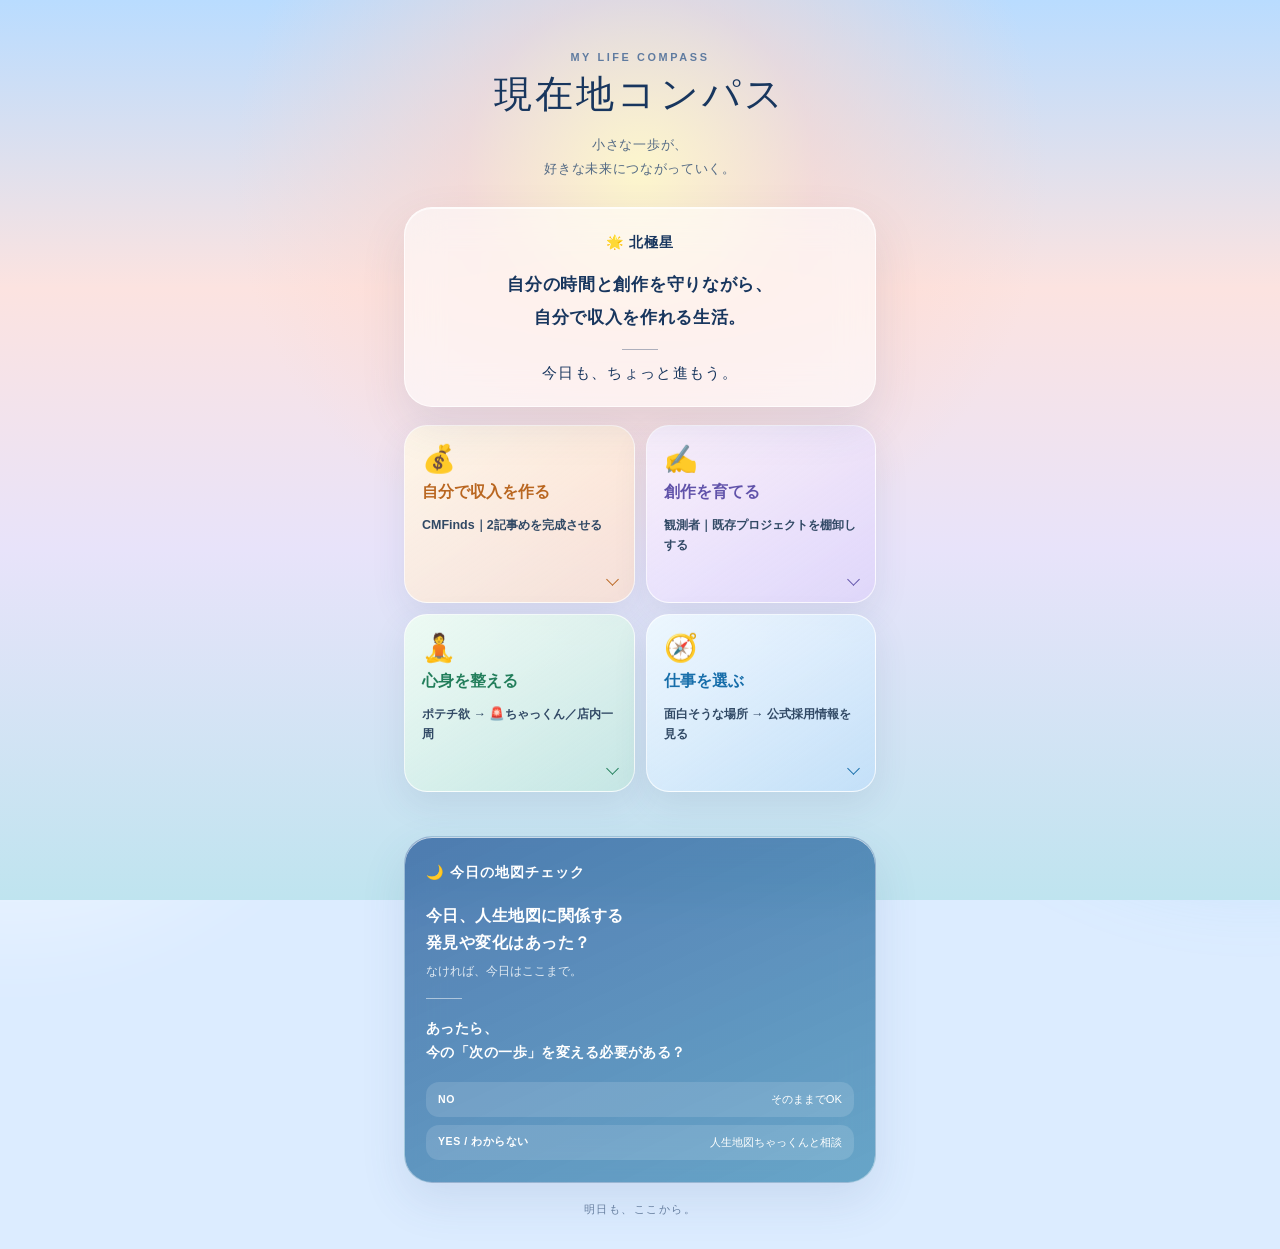
<file: index.html>
<!doctype html>
<html lang="ja">
<head>
  <meta charset="UTF-8">
  <meta name="viewport" content="width=device-width, initial-scale=1, viewport-fit=cover">
  <meta name="theme-color" content="#fce9df">
  <meta name="description" content="今日の進む方向と、4つのルートの次の一歩を確認する現在地コンパス">
  <title>現在地コンパス</title>
  <link rel="icon" type="image/png" sizes="32x32" href="favicon-32x32.png">
  <link rel="apple-touch-icon" sizes="180x180" href="apple-touch-icon-v2.png">
  <link rel="stylesheet" href="style.css">
</head>
<body>
  <main class="compass">
    <header class="hero">
      <p class="eyebrow">MY LIFE COMPASS</p>
      <h1>現在地コンパス</h1>
      <p class="hero-message">小さな一歩が、<br>好きな未来につながっていく。</p>
    </header>

    <section class="north-star" aria-labelledby="north-star-title">
      <p class="section-label" id="north-star-title"><span aria-hidden="true">🌟</span> 北極星</p>
      <p class="north-star-text">自分の時間と創作を守りながら、<br>自分で収入を作れる生活。</p>
      <span class="divider" aria-hidden="true"></span>
      <p class="daily-message">今日も、ちょっと進もう。</p>
    </section>

    <section class="routes" aria-label="4つのルート">
      <details class="route-card route-income">
        <summary><span class="route-icon" aria-hidden="true">💰</span><span class="route-title">自分で収入を作る</span><span class="route-next">CMFinds｜2記事めを完成させる</span><span class="route-toggle" aria-hidden="true"></span></summary>
        <div class="route-detail"><dl>
          <div><dt>🎯 第1中間地点</dt><dd>小さくても、自分の力で継続的な収入を作る。</dd></div>
          <div><dt>🧭 今向かっている方向</dt><dd>CMFindsの記事を増やし、公開の土台を整える。</dd></div>
          <div><dt>👣 今の一歩</dt><dd>2記事めの本文を最後まで書き切る。</dd></div>
        </dl></div>
      </details>

      <details class="route-card route-create">
        <summary><span class="route-icon" aria-hidden="true">✍️</span><span class="route-title">創作を育てる</span><span class="route-next">観測者｜既存プロジェクトを棚卸しする</span><span class="route-toggle" aria-hidden="true"></span></summary>
        <div class="route-detail"><dl>
          <div><dt>🎯 第1中間地点</dt><dd>育てたい創作を選び、続けられる形にする。</dd></div>
          <div><dt>🧭 今向かっている方向</dt><dd>手元にあるアイデアと作品の現在地を知る。</dd></div>
          <div><dt>👣 今の一歩</dt><dd>既存プロジェクトを一覧に書き出す。</dd></div>
        </dl></div>
      </details>

      <details class="route-card route-wellness">
        <summary><span class="route-icon" aria-hidden="true">🧘</span><span class="route-title">心身を整える</span><span class="route-next">ポテチ欲 → 🚨ちゃっくん／店内一周</span><span class="route-toggle" aria-hidden="true"></span></summary>
        <div class="route-detail"><dl>
          <div><dt>🎯 第1中間地点</dt><dd>無理なく調子を戻せる自分なりの方法を持つ。</dd></div>
          <div><dt>🧭 今向かっている方向</dt><dd>衝動に気づき、ひと呼吸おける習慣を作る。</dd></div>
          <div><dt>👣 今の一歩</dt><dd>ポテチが欲しくなったら、ちゃっくんに話すか店内を一周する。</dd></div>
        </dl></div>
      </details>

      <details class="route-card route-work">
        <summary><span class="route-icon" aria-hidden="true">🧭</span><span class="route-title">仕事を選ぶ</span><span class="route-next">面白そうな場所 → 公式採用情報を見る</span><span class="route-toggle" aria-hidden="true"></span></summary>
        <div class="route-detail"><dl>
          <div><dt>🎯 第1中間地点</dt><dd>好奇心と生活の両方を大切にできる仕事を見つける。</dd></div>
          <div><dt>🧭 今向かっている方向</dt><dd>気になる場所を集め、働き方を具体的に知る。</dd></div>
          <div><dt>👣 今の一歩</dt><dd>面白そうと思った場所の公式採用情報を見る。</dd></div>
        </dl></div>
      </details>
    </section>

    <section class="night-check" aria-labelledby="night-check-title">
      <p class="section-label" id="night-check-title"><span aria-hidden="true">🌙</span> 今日の地図チェック</p>
      <p class="check-question">今日、人生地図に関係する<br>発見や変化はあった？</p>
      <p class="check-note">なければ、今日はここまで。</p>
      <span class="divider divider-light" aria-hidden="true"></span>
      <p class="check-question check-question-small">あったら、<br>今の「次の一歩」を変える必要がある？</p>
      <div class="check-options">
        <p><strong>NO</strong><span>そのままでOK</span></p>
        <p><strong>YES / わからない</strong><span>人生地図ちゃっくんと相談</span></p>
      </div>
    </section>
    <footer>明日も、ここから。</footer>
  </main>
  <script src="script.js"></script>
</body>
</html>
</file>
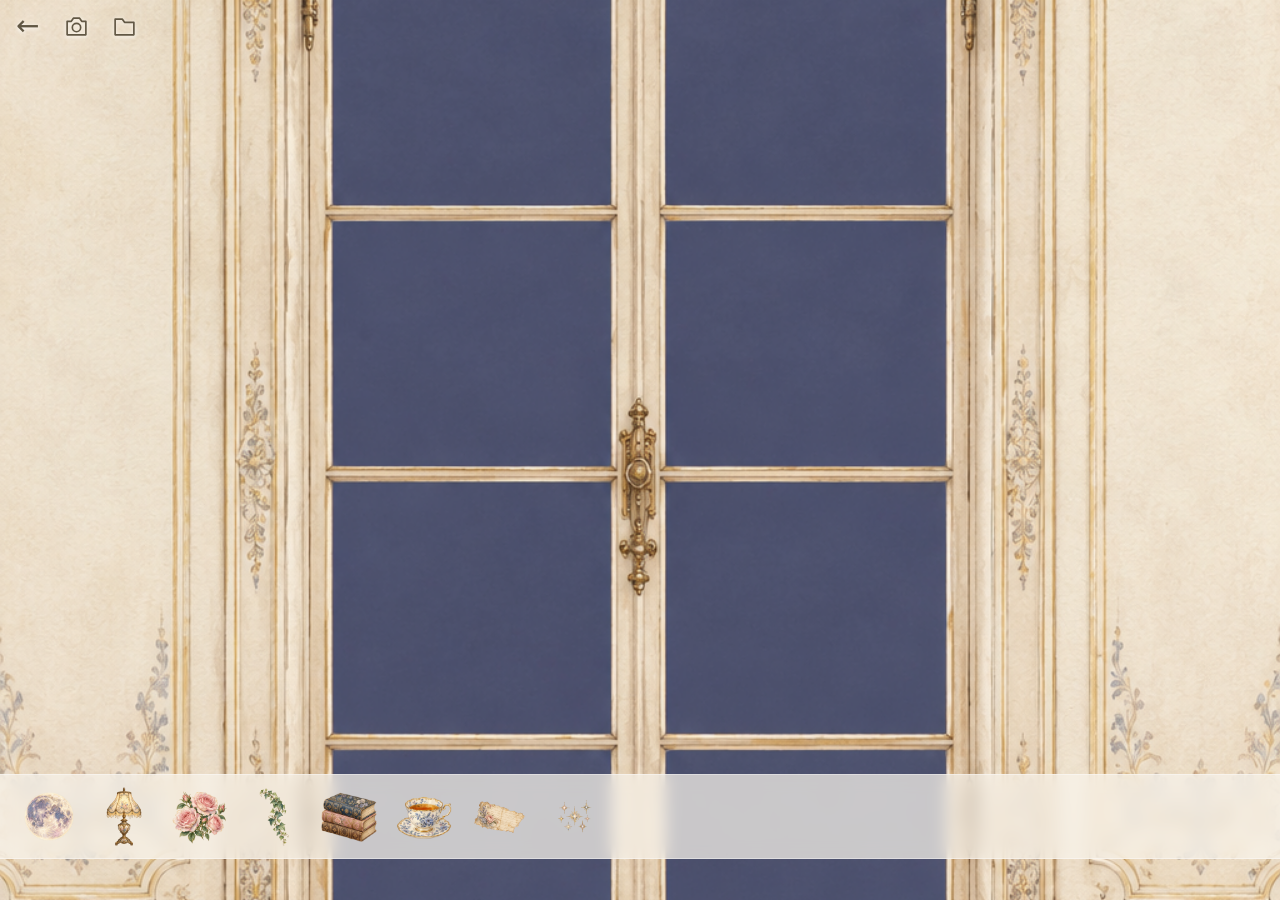
<file: moonlit-sticker-book/index.html>
<!doctype html>
<html lang="ja">
<head>
  <meta charset="utf-8">
  <meta name="viewport" content="width=device-width,initial-scale=1,maximum-scale=1,user-scalable=no,viewport-fit=cover">
  <meta name="theme-color" content="#eee7da">
  <title>月明かりの窓辺</title>
  <link rel="stylesheet" href="style.css?v=9">
  <script src="app.js?v=9" defer></script>
</head>
<body>
  <main class="book">
    <span id="back-icon" aria-hidden="true">←</span>
    <button id="camera" type="button" aria-label="作品を画像で保存・共有" disabled><svg viewBox="0 0 24 24" width="25" height="25" fill="none" stroke="currentColor" stroke-width="1.6" aria-hidden="true"><path d="M3 7h4l2-3h6l2 3h4v13H3z" stroke-linejoin="round"/><circle cx="12" cy="13" r="4"/></svg></button>
    <section class="workspace" aria-label="ステッカーの台紙">
      <div id="board"><img class="background" src="assets/background.png" alt="月明かりを待つ洋館の窓辺" draggable="false"><div id="stickers"></div></div>
    </section>
    <button id="save-layout" type="button" aria-label="配置を保存" disabled><svg viewBox="0 0 24 24" width="25" height="25" fill="none" stroke="currentColor" stroke-width="1.6" aria-hidden="true"><path d="M3 5h7l2 3h9v12H3z" stroke-linejoin="round"/></svg></button>
    <p id="save-notice" role="status" hidden></p>
    <footer id="controls">
      <div id="tray" aria-label="ステッカー素材"></div>
    </footer>
    <div id="selection-menu" role="group" aria-label="選択中のステッカーの操作" hidden><button id="remove" type="button">削除</button></div>
    <p id="status" role="status" class="sr-only"></p>
    <dialog id="save-preview" aria-labelledby="save-title">
      <h2 id="save-title">作品を保存</h2><p id="save-message">画像を長押しして保存できます。</p>
      <img id="saved-artwork" alt="保存する作品">
      <div class="save-actions"><a id="download-artwork" download="moonlit-sticker-book.png">画像をダウンロード</a><button id="close-preview" type="button">閉じる</button></div>
    </dialog>
  </main>
</body>
</html>
</file>
<file: style.css>
:root {
  color-scheme: light;
  --ink: #18365e;
  --ink-soft: #526984;
  --glass: rgba(255, 255, 255, 0.58);
  --line: rgba(255, 255, 255, 0.72);
  font-family: -apple-system, BlinkMacSystemFont, "Hiragino Sans", "Yu Gothic UI", "Yu Gothic", sans-serif;
}
* { box-sizing: border-box; }
html { background: #dcecff; }
body {
  margin: 0; min-width: 320px; min-height: 100svh; color: var(--ink);
  background: radial-gradient(circle at 50% 19%, rgba(255,248,202,.92) 0, rgba(255,214,202,.54) 18%, transparent 42%), linear-gradient(180deg, #b9dcff 0%, #fce3e0 32%, #e8e3fa 61%, #bfe4ef 100%);
  background-attachment: fixed;
}
body::before, body::after { content: ""; position: fixed; z-index: -1; width: 52vw; height: 52vw; border-radius: 50%; filter: blur(50px); opacity: .34; }
body::before { top: 30%; left: -25vw; background: #fff; }
body::after { right: -24vw; bottom: 5%; background: #73c7ef; }
.compass { width: min(100%, 520px); margin: 0 auto; padding: max(34px, env(safe-area-inset-top)) 18px max(32px, env(safe-area-inset-bottom)); }
.hero { text-align: center; padding: 17px 0 26px; }
.eyebrow { margin: 0 0 7px; font-size: .68rem; font-weight: 700; letter-spacing: .24em; color: #5f7ba0; }
h1 { margin: 0; font-family: "Yu Mincho", "Hiragino Mincho ProN", serif; font-size: clamp(1.8rem, 8vw, 2.35rem); font-weight: 500; letter-spacing: .08em; }
.hero-message { margin: 13px 0 0; font-size: .84rem; line-height: 1.8; letter-spacing: .05em; color: var(--ink-soft); }
.north-star, .night-check { border: 1px solid var(--line); border-radius: 28px; background: var(--glass); box-shadow: 0 18px 45px rgba(64,91,136,.12), inset 0 1px 0 rgba(255,255,255,.7); backdrop-filter: blur(18px); -webkit-backdrop-filter: blur(18px); }
.north-star { padding: 25px 20px 23px; text-align: center; }
.section-label { margin: 0; font-size: .88rem; font-weight: 700; letter-spacing: .07em; }
.north-star-text { margin: 16px 0; font-family: "Yu Mincho", "Hiragino Mincho ProN", serif; font-size: 1.09rem; font-weight: 600; line-height: 1.85; letter-spacing: .04em; }
.divider { display: block; width: 36px; height: 1px; margin: 0 auto 14px; background: rgba(24,54,94,.35); }
.daily-message { margin: 0; font-size: .92rem; letter-spacing: .09em; }
.routes { display: grid; grid-template-columns: repeat(2, minmax(0, 1fr)); gap: 11px; margin: 18px 0 44px; align-items: start; }
.route-card { min-width: 0; border: 1px solid rgba(255,255,255,.72); border-radius: 23px; box-shadow: 0 12px 34px rgba(57,80,118,.1); overflow: hidden; }
.route-income { background: linear-gradient(145deg, rgba(255,248,232,.88), rgba(255,221,198,.64)); --accent: #b96620; }
.route-create { background: linear-gradient(145deg, rgba(249,242,255,.88), rgba(220,208,250,.68)); --accent: #6153aa; }
.route-wellness { background: linear-gradient(145deg, rgba(239,253,243,.9), rgba(193,231,221,.66)); --accent: #227e5b; }
.route-work { background: linear-gradient(145deg, rgba(239,249,255,.9), rgba(191,222,250,.7)); --accent: #176eaa; }
summary { position: relative; min-height: 184px; padding: 19px 17px 38px; cursor: pointer; list-style: none; -webkit-tap-highlight-color: transparent; }
summary::-webkit-details-marker { display: none; }
summary:focus-visible { outline: 3px solid rgba(24,54,94,.45); outline-offset: -3px; }
.route-icon { display: block; margin-bottom: 9px; font-size: 1.7rem; line-height: 1; }
.route-title { display: block; color: var(--accent); font-size: .98rem; font-weight: 750; line-height: 1.35; }
.route-next { display: block; margin-top: 14px; color: #314965; font-size: .78rem; font-weight: 600; line-height: 1.55; overflow-wrap: anywhere; }
.route-toggle { position: absolute; right: 17px; bottom: 18px; width: 9px; height: 9px; border-right: 1.5px solid var(--accent); border-bottom: 1.5px solid var(--accent); transform: rotate(45deg); transition: transform .2s ease; }
details[open] .route-toggle { transform: rotate(225deg); }
.route-detail { padding: 0 16px 18px; animation: reveal .22s ease-out; }
.route-detail::before { content: ""; display: block; height: 1px; margin-bottom: 15px; background: rgba(24,54,94,.12); }
dl, dd { margin: 0; }
dl { display: grid; gap: 14px; }
dt { color: var(--accent); font-size: .7rem; font-weight: 750; line-height: 1.4; }
dd { margin-top: 4px; color: #405570; font-size: .72rem; line-height: 1.65; }
@keyframes reveal { from { opacity: 0; transform: translateY(-5px); } }
.night-check { padding: 26px 21px 22px; color: #fff; background: linear-gradient(155deg, rgba(44,94,157,.78), rgba(48,132,174,.68)); border-color: rgba(255,255,255,.4); }
.check-question { margin: 20px 0 7px; font-family: "Yu Mincho", "Hiragino Mincho ProN", serif; font-size: 1rem; font-weight: 600; line-height: 1.7; letter-spacing: .03em; }
.check-note { margin: 0 0 18px; font-size: .75rem; opacity: .82; }
.divider-light { margin: 0 0 17px; background: rgba(255,255,255,.5); }
.check-question-small { margin-top: 0; font-size: .89rem; }
.check-options { display: grid; gap: 8px; margin-top: 17px; }
.check-options p { display: flex; align-items: center; justify-content: space-between; gap: 10px; margin: 0; padding: 10px 12px; border-radius: 13px; background: rgba(255,255,255,.13); font-size: .7rem; }
.check-options strong { font-size: .66rem; letter-spacing: .05em; }
.check-options span { text-align: right; }
footer { padding: 20px 0 0; text-align: center; font-size: .67rem; letter-spacing: .14em; color: rgba(24,54,94,.58); }
@media (min-width: 600px) { .compass { padding-inline: 24px; } summary { min-height: 176px; } }
@media (prefers-reduced-motion: reduce) { *, *::before, *::after { scroll-behavior: auto !important; animation: none !important; transition: none !important; } }
</file>
<file: moonlit-sticker-book/style.css>
﻿:root{color-scheme:light;font-family:Georgia,'Yu Mincho',serif;color:#615744;background:#eee7da}
*{box-sizing:border-box}html,body{margin:0;width:100%;height:100%;overflow:hidden;overscroll-behavior:none}body{-webkit-user-select:none;user-select:none;-webkit-touch-callout:none}
button{font:inherit;color:inherit;cursor:pointer;-webkit-tap-highlight-color:transparent}button:focus-visible{outline:2px solid #746385;outline-offset:3px}[hidden]{display:none!important}
.book{position:relative;width:100%;height:100vh;height:100dvh;overflow:hidden}
#back-icon{position:absolute;z-index:2;top:calc(env(safe-area-inset-top) + 12px);left:calc(env(safe-area-inset-left) + 16px);font-family:system-ui,sans-serif;font-size:28px;line-height:1;text-shadow:0 1px 4px #fff;pointer-events:none}
.viewing #back-icon,.viewing #controls,.viewing #selection-menu{display:none}.viewing .sticker.selected{outline:none}
.placing .sticker.selected{outline:none}.placing #selection-menu{visibility:hidden}
.selecting #back-icon{display:none}
#save-layout{position:absolute;z-index:2;top:calc(env(safe-area-inset-top) + 4px);left:calc(env(safe-area-inset-left) + 102px);width:44px;height:44px;display:grid;place-items:center;border:0;background:transparent;padding:0;filter:drop-shadow(0 1px 2px #fff);touch-action:manipulation}#save-layout:disabled{opacity:.4}.viewing #save-layout,.selecting #save-layout{display:none}
#save-notice{position:absolute;z-index:5;top:calc(env(safe-area-inset-top) + 52px);left:16px;right:16px;width:fit-content;max-width:calc(100% - 32px);margin:0;padding:8px 12px;border-radius:6px;background:#faf6edeb;font-family:system-ui,sans-serif;font-size:12px;pointer-events:none}
#camera{position:absolute;z-index:2;top:calc(env(safe-area-inset-top) + 4px);left:calc(env(safe-area-inset-left) + 54px);width:44px;height:44px;display:grid;place-items:center;border:0;background:transparent;padding:0;filter:drop-shadow(0 1px 2px #fff);touch-action:manipulation}#camera:disabled{opacity:.4}.viewing #camera,.selecting #camera{display:none}
#save-preview{width:min(90vw,440px);max-height:90vh;max-height:90dvh;overflow:auto;border:1px solid #baac93;border-radius:12px;padding:16px;background:#faf6ee;color:#615744}#save-preview::backdrop{background:#29243499}#save-preview h2{font-size:17px;margin:0 0 8px;font-weight:normal}#save-message{font-family:system-ui,sans-serif;font-size:12px;line-height:1.6}#saved-artwork{display:block;max-width:100%;max-height:60vh;max-height:60dvh;margin:auto;object-fit:contain;-webkit-touch-callout:default;user-select:auto;-webkit-user-select:auto}.save-actions{display:flex;align-items:center;justify-content:space-between;gap:12px;margin-top:12px;font-size:12px}.save-actions a{color:inherit}.save-actions button{min-height:44px;background:none;border:1px solid #baac93;border-radius:6px;padding:6px 12px}
.workspace{position:absolute;inset:0}
#board{position:relative;width:100%;height:100%;overflow:hidden;touch-action:none;background:#e8dcc4}
.background{display:block;width:100%;height:100%;object-fit:cover;pointer-events:none}#stickers{position:absolute;inset:0;pointer-events:none}.sticker{position:absolute;pointer-events:none}.sticker img{display:block;width:100%;height:100%;pointer-events:none}.sticker.selected{outline:1px solid #887754;outline-offset:2px}
footer{position:absolute;z-index:3;bottom:calc(env(safe-area-inset-bottom) + 41px);left:0;width:100%;background:#faf6edb8;border-block:1px solid #fff6;-webkit-backdrop-filter:blur(8px);backdrop-filter:blur(8px);padding-inline:env(safe-area-inset-left) env(safe-area-inset-right)}#tray{display:flex;gap:9px;overflow-x:auto;overscroll-behavior-x:contain;touch-action:pan-x;padding:7px 16px;scrollbar-width:none;height:83px}#tray::-webkit-scrollbar{display:none}.material{flex:0 0 66px;border:0;border-radius:0;background:transparent;padding:5px;touch-action:pan-x}.material img{width:100%;height:100%;object-fit:contain;pointer-events:none}
#selection-menu{position:absolute;inset:0;z-index:4;pointer-events:none;padding:calc(env(safe-area-inset-top) + 8px) calc(env(safe-area-inset-right) + 8px) calc(env(safe-area-inset-bottom) + 8px) calc(env(safe-area-inset-left) + 8px)}#selection-menu button{position:absolute;pointer-events:auto;touch-action:manipulation;min-height:36px;padding:6px 10px;border:1px solid #baac9380;border-radius:5px;background:#faf6eddd;font-size:11px;white-space:nowrap}#remove{color:#945951}
.sr-only{position:absolute;width:1px;height:1px;overflow:hidden;clip-path:inset(50%)}
@media(max-height:500px){footer{bottom:calc(env(safe-area-inset-bottom) + 12px)}#tray{height:60px}.material{flex-basis:48px}}
</file>
